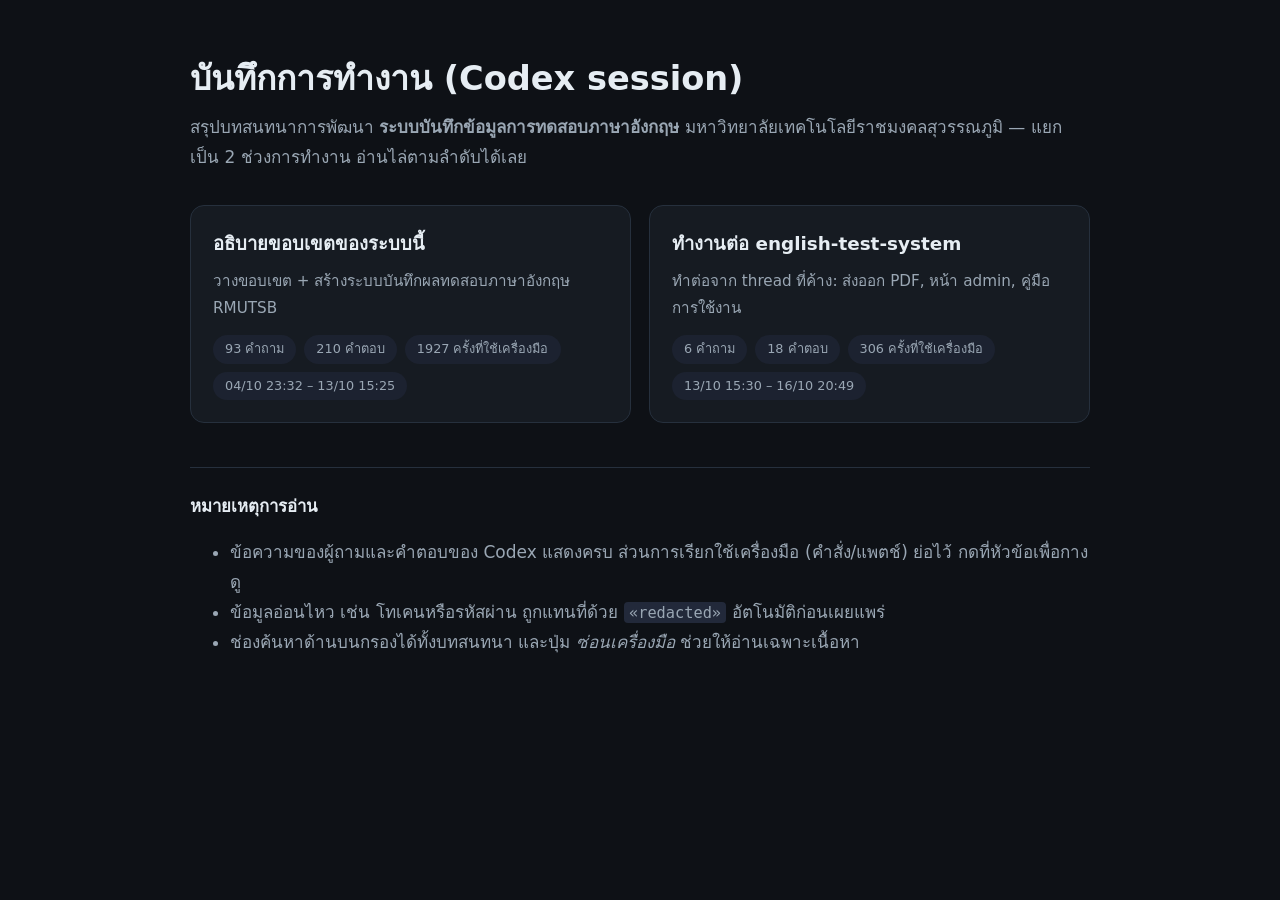
<file: index.html>
<!doctype html>
<html lang="th">
<head>
<meta charset="utf-8">
<meta name="viewport" content="width=device-width, initial-scale=1">
<title>บันทึกการทำงาน · ระบบบันทึกผลทดสอบภาษาอังกฤษ RMUTSB</title>
<link rel="stylesheet" href="assets/style.css">
</head>
<body>
<main class="home">
  <h1>บันทึกการทำงาน (Codex session)</h1>
  <p class="lede">สรุปบทสนทนาการพัฒนา <strong>ระบบบันทึกข้อมูลการทดสอบภาษาอังกฤษ</strong> มหาวิทยาลัยเทคโนโลยีราชมงคลสุวรรณภูมิ — แยกเป็น 2 ช่วงการทำงาน อ่านไล่ตามลำดับได้เลย</p>
  <section class="cards">
<a class="card" href="session-a.html"><h2>อธิบายขอบเขตของระบบนี้</h2><p>วางขอบเขต + สร้างระบบบันทึกผลทดสอบภาษาอังกฤษ RMUTSB</p><ul><li>93 คำถาม</li><li>210 คำตอบ</li><li>1927 ครั้งที่ใช้เครื่องมือ</li><li>04/10 23:32 – 13/10 15:25</li></ul></a><a class="card" href="session-b.html"><h2>ทำงานต่อ english-test-system</h2><p>ทำต่อจาก thread ที่ค้าง: ส่งออก PDF, หน้า admin, คู่มือการใช้งาน</p><ul><li>6 คำถาม</li><li>18 คำตอบ</li><li>306 ครั้งที่ใช้เครื่องมือ</li><li>13/10 15:30 – 16/10 20:49</li></ul></a>
  </section>
  <section class="notes">
    <h2>หมายเหตุการอ่าน</h2>
    <ul>
      <li>ข้อความของผู้ถามและคำตอบของ Codex แสดงครบ ส่วนการเรียกใช้เครื่องมือ (คำสั่ง/แพตช์) ย่อไว้ กดที่หัวข้อเพื่อกางดู</li>
      <li>ข้อมูลอ่อนไหว เช่น โทเคนหรือรหัสผ่าน ถูกแทนที่ด้วย <code>«redacted»</code> อัตโนมัติก่อนเผยแพร่</li>
      <li>ช่องค้นหาด้านบนกรองได้ทั้งบทสนทนา และปุ่ม <em>ซ่อนเครื่องมือ</em> ช่วยให้อ่านเฉพาะเนื้อหา</li>
    </ul>
  </section>
</main>
</body>
</html>
</file>
<file: assets/style.css>
:root{--bg:#0e1116;--panel:#161b22;--panel2:#1c2230;--line:#26303d;--fg:#e6edf3;--muted:#9aa7b4;
--accent:#4c8dff;--accent2:#31c48d;--warn:#e3b341;--user:#1d2635}
*{box-sizing:border-box}
body{margin:0;background:var(--bg);color:var(--fg);font-family:"Noto Sans Thai","Sarabun","Segoe UI",system-ui,-apple-system,sans-serif;line-height:1.75;font-size:17px}
a{color:var(--accent);text-decoration:none}a:hover{text-decoration:underline}
code{background:#22293a;padding:.1em .35em;border-radius:4px;font-size:.9em;font-family:ui-monospace,"Cascadia Mono",Consolas,monospace}
.home{max-width:940px;margin:0 auto;padding:56px 20px 80px}
.home h1{font-size:2.1rem;line-height:1.35;margin:0 0 12px}
.lede{color:var(--muted);margin:0 0 32px}
.cards{display:grid;gap:18px;grid-template-columns:1fr}
@media(min-width:760px){.cards{grid-template-columns:1fr 1fr}}
.card{display:block;background:var(--panel);border:1px solid var(--line);border-radius:14px;padding:22px;transition:.15s}
.card:hover{border-color:var(--accent);transform:translateY(-2px)}
.card h2{margin:0 0 8px;font-size:1.15rem;color:var(--fg)}
.card p{margin:0 0 14px;color:var(--muted);font-size:.95rem}
.card ul{display:flex;flex-wrap:wrap;gap:8px;list-style:none;margin:0;padding:0}
.card li{background:var(--panel2);border-radius:999px;padding:3px 12px;font-size:.8rem;color:var(--muted)}
.notes{margin-top:44px;border-top:1px solid var(--line);padding-top:24px;color:var(--muted)}
.notes h2{font-size:1.05rem;color:var(--fg);margin:0 0 10px}
.bar{position:sticky;top:0;z-index:20;display:flex;align-items:center;gap:14px;padding:10px 18px;
background:rgba(14,17,22,.92);backdrop-filter:blur(8px);border-bottom:1px solid var(--line);flex-wrap:wrap}
.bar-title{font-weight:600;color:var(--muted);font-size:.9rem;flex:1;min-width:120px}
.bar-actions{display:flex;gap:8px;align-items:center}
.bar input{background:var(--panel);border:1px solid var(--line);border-radius:8px;color:var(--fg);padding:7px 11px;font-size:.85rem;min-width:200px}
.bar button{background:var(--panel);border:1px solid var(--line);border-radius:8px;color:var(--fg);padding:7px 12px;font-size:.85rem;cursor:pointer}
.bar button:hover{border-color:var(--accent)}
main{max-width:900px;margin:0 auto;padding:34px 20px 90px}
.head h1{font-size:1.75rem;margin:0 0 8px;line-height:1.4}
.meta{display:flex;flex-wrap:wrap;gap:8px;list-style:none;padding:0;margin:16px 0 0}
.meta li{background:var(--panel);border:1px solid var(--line);border-radius:999px;padding:3px 12px;font-size:.78rem;color:var(--muted)}
.toc{background:var(--panel);border:1px solid var(--line);border-radius:12px;padding:16px 22px;margin:28px 0 34px}
.toc h2{font-size:.9rem;text-transform:uppercase;letter-spacing:.08em;color:var(--muted);margin:0 0 10px}
.toc ol{margin:0;padding-left:22px;font-size:.92rem}
.toc li{margin:5px 0}
.turn{margin:0 0 22px}
.turn .who{font-size:.75rem;color:var(--muted);letter-spacing:.04em;margin-bottom:6px}
.turn.user .bubble{background:var(--user);border:1px solid #2c3a52;border-left:3px solid var(--accent);border-radius:12px;padding:14px 18px}
.turn.assistant .content{background:var(--panel);border:1px solid var(--line);border-radius:12px;padding:6px 20px 14px}
.turn.assistant .content h3,.turn.assistant .content h2{font-size:1.05rem;margin:18px 0 8px}
.turn.assistant .content h4{font-size:.98rem;margin:16px 0 6px;color:var(--muted)}
.turn.assistant .content ul,.turn.assistant .content ol{padding-left:24px}
.turn.assistant .content li{margin:4px 0}
.turn.assistant .content table{border-collapse:collapse;width:100%;font-size:.88rem;margin:12px 0;display:block;overflow-x:auto}
.turn.assistant .content th,.turn.assistant .content td{border:1px solid var(--line);padding:6px 10px;text-align:left}
.turn.assistant .content th{background:var(--panel2)}
.turn.assistant .content blockquote{border-left:3px solid var(--line);margin:10px 0;padding:2px 14px;color:var(--muted)}
pre.code{background:#0b0f14;border:1px solid var(--line);border-radius:10px;padding:12px 14px;overflow-x:auto;font-size:.82rem;line-height:1.6}
pre.code code{background:none;padding:0;font-size:inherit}
.attach{margin-top:10px;font-size:.8rem;color:var(--muted)}
.shot{max-width:100%;border:1px solid var(--line);border-radius:8px;margin-top:10px;display:block}
.tools{margin:0 0 26px;border-left:2px dashed #33404f;padding-left:14px}
.tools-head{font-size:.78rem;color:var(--muted);letter-spacing:.03em;margin-bottom:8px;cursor:pointer;list-style:none}
.tools-head::-webkit-details-marker{display:none}
.tools-head::before{content:"▸ ";color:var(--accent)}
.tools[open]>.tools-head::before{content:"▾ "}
.toc ol{max-height:360px;overflow:auto}
.tool{background:#12171e;border:1px solid var(--line);border-radius:10px;margin-bottom:7px;overflow:hidden}
.tool summary{cursor:pointer;padding:9px 12px;font-size:.83rem;display:flex;gap:9px;align-items:center;flex-wrap:wrap}
.tool summary::marker{color:var(--muted)}
.tname{background:var(--panel2);border-radius:6px;padding:1px 8px;font-size:.76rem;color:#9fb4d0;font-family:ui-monospace,monospace}
.tcmd{color:var(--muted);font-family:ui-monospace,monospace;font-size:.78rem;word-break:break-all;flex:1;min-width:0}
.exit{font-size:.72rem;border-radius:6px;padding:1px 7px}
.exit.ok{background:#123123;color:var(--accent2)}
.exit.bad{background:#3a1d1d;color:#ff8080}
.out{margin:0;padding:11px 14px;background:#0b0f14;border-top:1px solid var(--line);font-size:.78rem;line-height:1.6;
overflow-x:auto;white-space:pre-wrap;word-break:break-word;max-height:460px;color:#c3ced9}
.out.empty{color:#5b6875;font-style:italic}
body.hide-tools .tools{display:none}
.hidden{display:none!important}
.foot{max-width:900px;margin:0 auto;padding:0 20px 60px;color:#5b6875;font-size:.78rem}
mark{background:var(--warn);color:#111;border-radius:3px}
</file>
